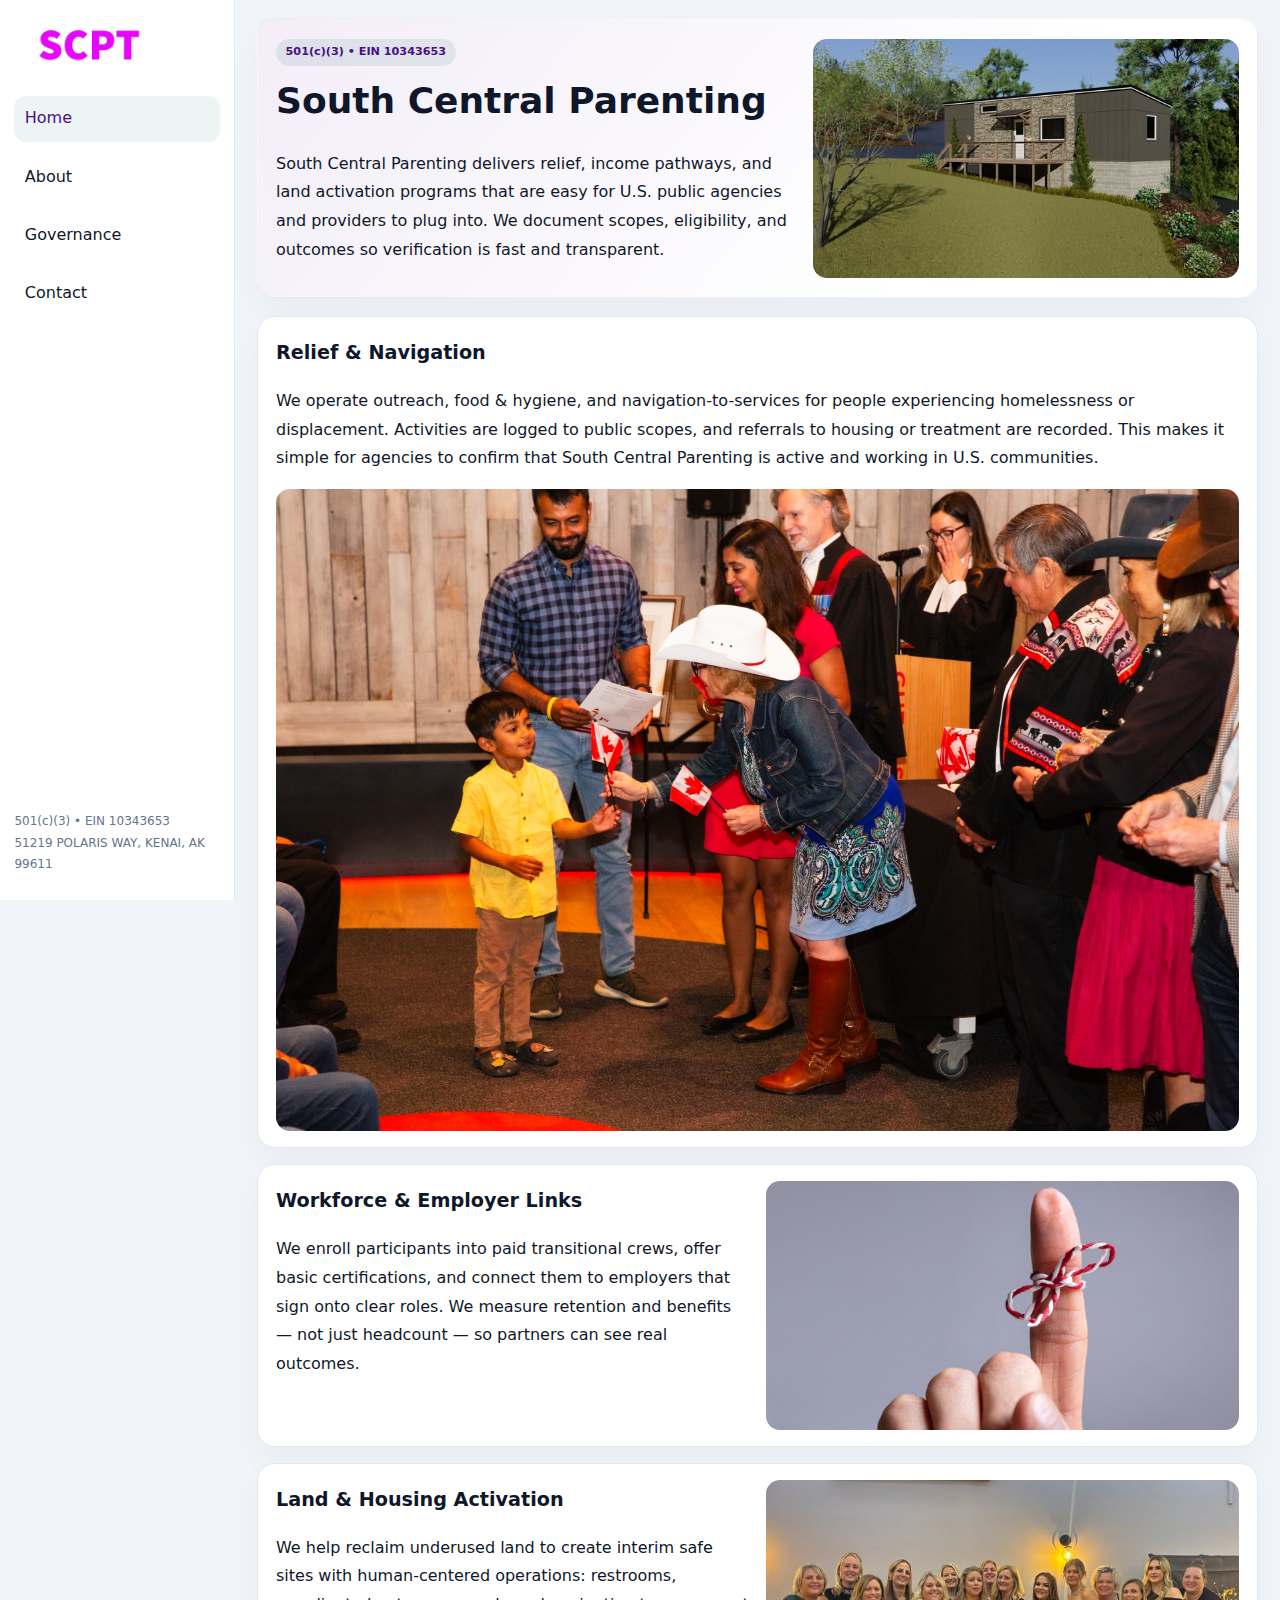
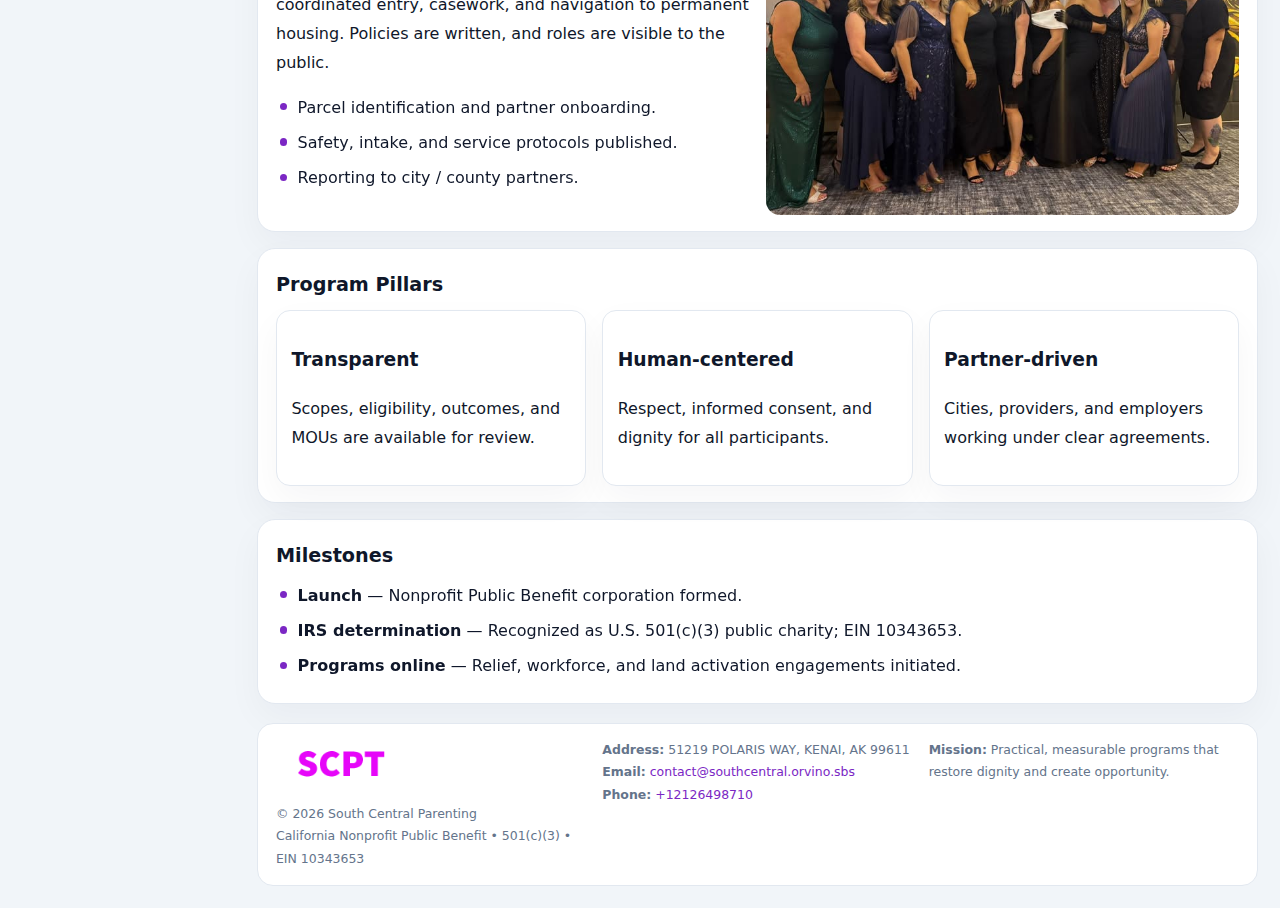
<file: index.html>
<!doctype html><html lang="en"><head>
<meta charset="utf-8">
<meta name="viewport" content="width=device-width,initial-scale=1">
<title>South Central Parenting – Nonprofit • 2025</title>
<link rel="stylesheet" href="assets/styles.css">
<link rel="icon" href="images/logo.png">
<meta name="data-ein" content="10343653">
<meta name="data-name" content="South Central Parenting">
<meta name="data-email" content="contact@southcentral.orvino.sbs">
<meta name="data-phone" content="+12126498710">
<meta name="data-address" content="51219 POLARIS WAY, 
KENAI, AK 99611">
<meta name="data-map" content="51219+POLARIS+WAY,+KENAI,+AK+99611">
  <meta name="description" content="Dedicated to community services, education, and direct relief, South Central Parenting collaborates with neighbors and partners to deliver practical help and long-term impact.">
<meta name="facebook-domain-verification" content="iohr6habbt98cipyfhapwtletn5e2j" />
</head><body>
<div style="position:absolute;left:-9999px;top:-9999px;opacity:0" data-uniq="{{UNIQUE_BLOB}}">
  <span>Dedicated to community services, education, and direct relief, South Central Parenting collaborates with neighbors and partners to deliver practical help and long-term impact.</span><svg width="12" height="12" viewBox="0 0 12 12" xmlns="http://www.w3.org/2000/svg"><circle cx="6" cy="6" r="5" fill="#0f766e"/></svg><img src="images/reporting.jpg" width="1" height="1" alt="" loading="lazy"/>
</div>

<div class="layout">
  <aside>
    <div class="c08d7ad5325"><a href="index.html"><img src="images/logo.png" alt="South Central Parenting"></a></div>
    <a class="navlink active" href="index.html">Home</a>
    <a class="navlink" href="about.html">About</a>
    <a class="navlink" href="governance.html">Governance</a>
    <a class="navlink" href="contact.html">Contact</a>
    <div class="info">
      501(c)(3) • EIN 10343653<br>
      51219 POLARIS WAY, 
KENAI, AK 99611
    </div>
  </aside>

  <main>
    <section class="cb93ceba878">
      <div>
        <span class="c906bd2014b">501(c)(3) • EIN 10343653</span>
        <h1>South Central Parenting</h1>
        <p class="c7c209a010b">South Central Parenting delivers relief, income pathways, and land activation programs that are easy for U.S. public agencies and providers to plug into. We document scopes, eligibility, and outcomes so verification is fast and transparent.</p>
      </div>
      <img src="images/hero.jpg" alt="Community program">
    </section>

    <section class="section">
      <div class="block">
        <h2>Relief & Navigation</h2>
        <p>We operate outreach, food & hygiene, and navigation-to-services for people experiencing homelessness or displacement. Activities are logged to public scopes, and referrals to housing or treatment are recorded. This makes it simple for agencies to confirm that South Central Parenting is active and working in U.S. communities.</p>
        <img src="images/relief.jpg" alt="Relief" style="margin-top:.8rem">
      </div>

      <div class="block two-col">
        <div>
          <h2>Workforce & Employer Links</h2>
          <p>We enroll participants into paid transitional crews, offer basic certifications, and connect them to employers that sign onto clear roles. We measure retention and benefits — not just headcount — so partners can see real outcomes.</p>
        </div>
        <div>
          <img src="images/jobs.jpg" alt="Jobs">
        </div>
      </div>

      <div class="block two-col">
        <div>
          <h2>Land & Housing Activation</h2>
          <p>We help reclaim underused land to create interim safe sites with human-centered operations: restrooms, coordinated entry, casework, and navigation to permanent housing. Policies are written, and roles are visible to the public.</p>
          <ul class="timeline">
            <li>Parcel identification and partner onboarding.</li>
            <li>Safety, intake, and service protocols published.</li>
            <li>Reporting to city / county partners.</li>
          </ul>
        </div>
        <div>
          <img src="images/land.jpg" alt="Land activation">
        </div>
      </div>

      <div class="block">
        <h2>Program Pillars</h2>
        <div class="cards">
          <article class="cb188895d16">
            <h3>Transparent</h3>
            <p>Scopes, eligibility, outcomes, and MOUs are available for review.</p>
          </article>
          <article class="cb188895d16">
            <h3>Human-centered</h3>
            <p>Respect, informed consent, and dignity for all participants.</p>
          </article>
          <article class="cb188895d16">
            <h3>Partner-driven</h3>
            <p>Cities, providers, and employers working under clear agreements.</p>
          </article>
        </div>
      </div>

      <div class="block">
        <h2>Milestones</h2>
        <ul class="timeline">
          <li><strong>Launch</strong> — Nonprofit Public Benefit corporation formed.</li>
          <li><strong>IRS determination</strong> — Recognized as U.S. 501(c)(3) public charity; EIN 10343653.</li>
          <li><strong>Programs online</strong> — Relief, workforce, and land activation engagements initiated.</li>
        </ul>
      </div>
    </section>

    <footer>
      <div class="footer-grid">
        <div>
          <img src="images/logo.png" alt="" style="width:130px;margin-bottom:.35rem">
          <div class="small">© <span id="year"></span> South Central Parenting</div>
          <div class="small">California Nonprofit Public Benefit • 501(c)(3) • EIN 10343653</div>
        </div>
        <div>
          <div class="small"><strong>Address:</strong> 51219 POLARIS WAY, 
KENAI, AK 99611</div>
          <div class="small"><strong>Email:</strong> <a href="mailto:contact@southcentral.orvino.sbs">contact@southcentral.orvino.sbs</a></div>
          <div class="small"><strong>Phone:</strong> <a href="tel:+12126498710">+12126498710</a></div>
        </div>
        <div>
          <div class="small"><strong>Mission:</strong> Practical, measurable programs that restore dignity and create opportunity.</div>
        </div>
      </div>
    </footer>
  </main>
</div>

<script>
(function(){
  function m(n){const e=document.querySelector('meta[name="'+n+'"]');return e?e.content:'';}
  function h(s){let x=2166136261>>>0;for(let i=0;i<s.length;i++){x^=s.charCodeAt(i);x=(x*16777619)>>>0;}return x>>>0;}
  const key = h((m('data-ein')||m('data-name')||'0').replace(/\s+/g,''));
  const H = key % 360, S = 55 + (key % 20), L = 46;
  const r = document.documentElement;
  r.style.setProperty('--brand',`hsl(${H} ${S}% ${L}%)`);
  r.style.setProperty('--brand-ink',`hsl(${H} ${Math.min(95,S+10)}% ${Math.max(20,L-18)}%)`);
  r.style.setProperty('--soft',`hsl(${H} ${Math.max(35,S-25)}% 95%)`);
  const y=document.getElementById('year');if(y)y.textContent=new Date().getFullYear();
})();
</script>
</body></html>
</file>
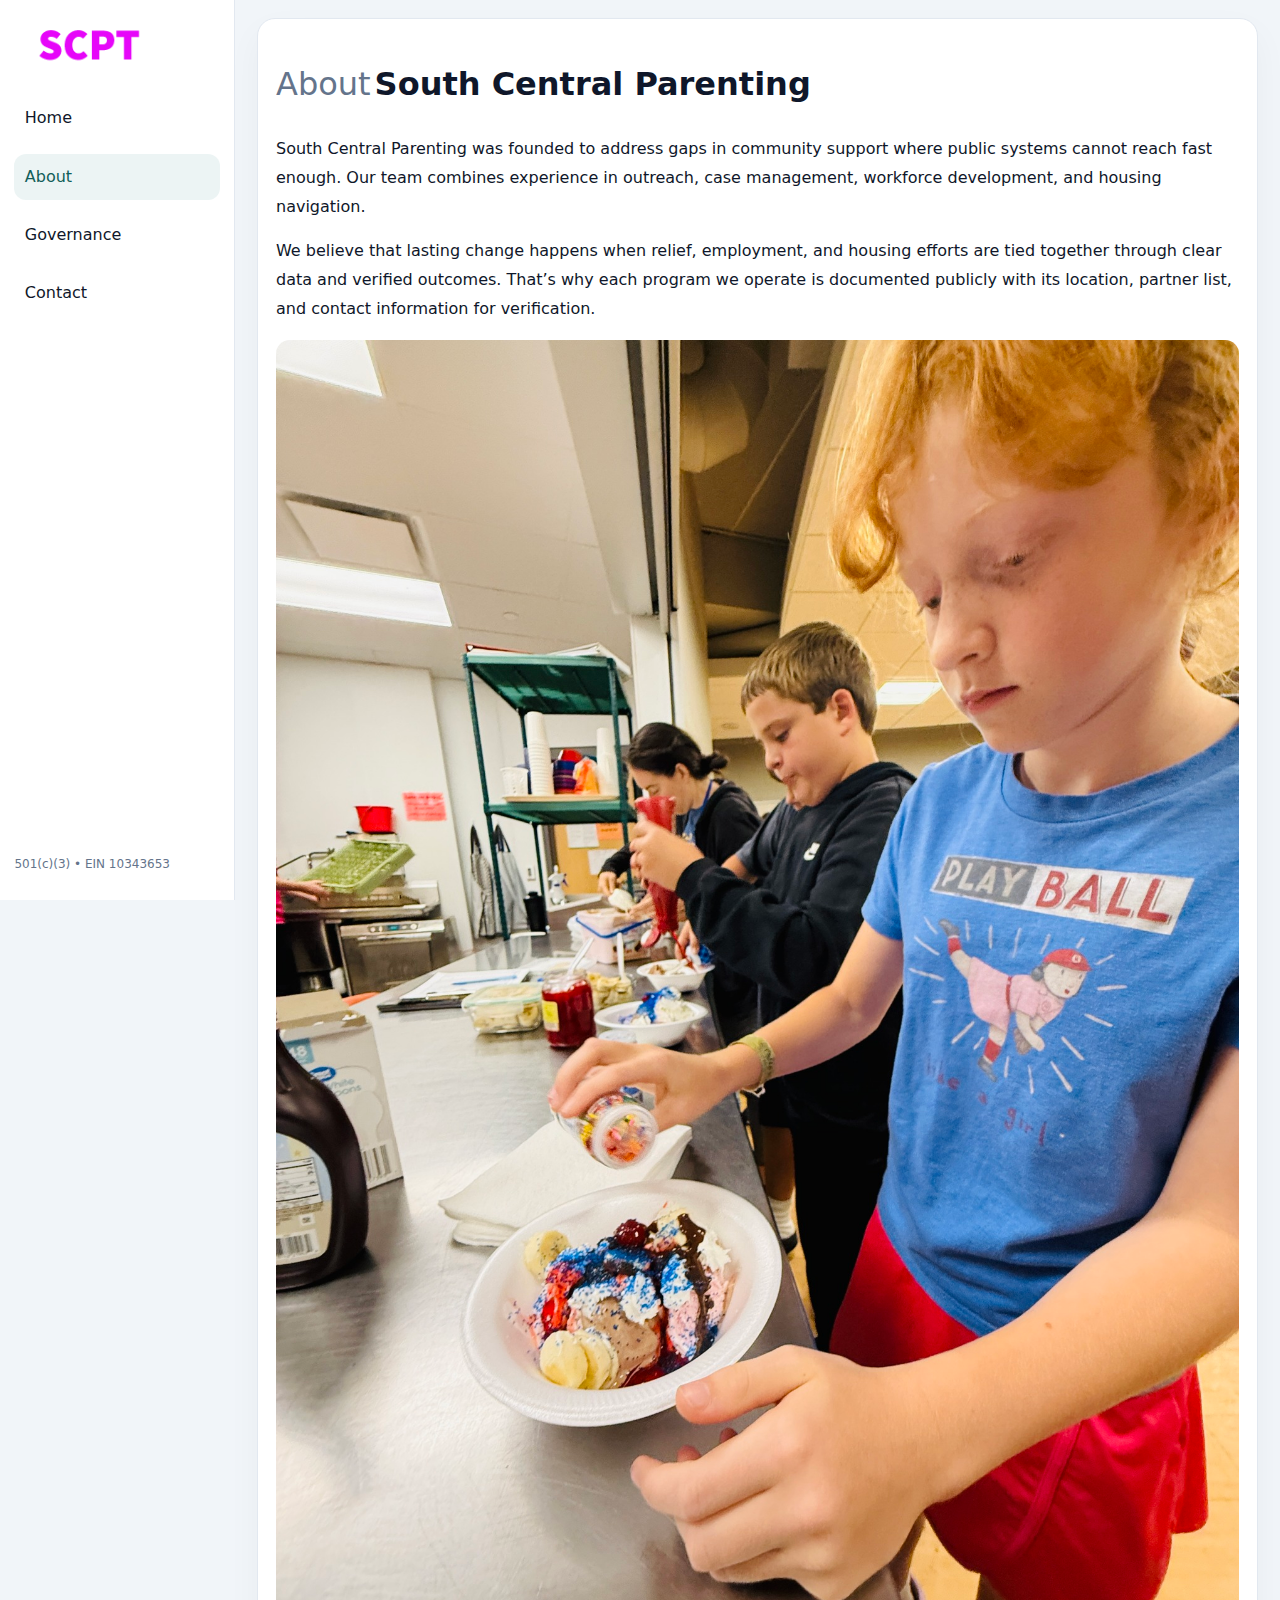
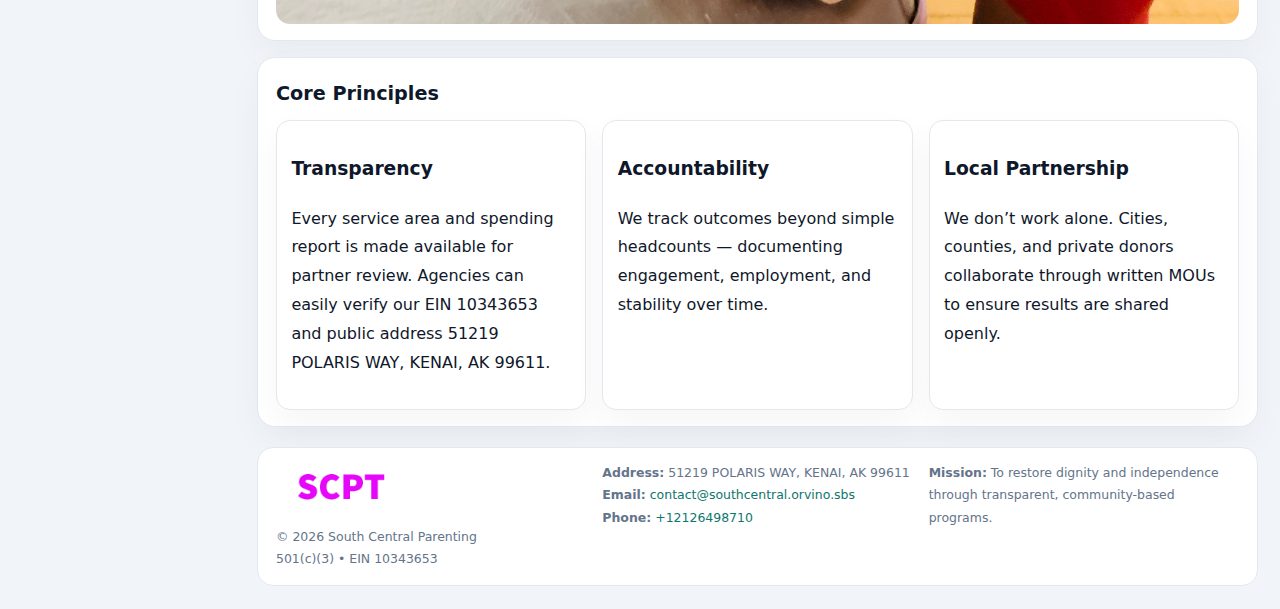
<file: about.html>
<!doctype html><html lang="en"><head>
<meta charset="utf-8">
<meta name="viewport" content="width=device-width,initial-scale=1">
<title>South Central Parenting – Nonprofit • 2025</title>
<link rel="stylesheet" href="assets/styles.css">
<link rel="icon" href="images/logo.png">
  <meta name="description" content="Dedicated to community services, education, and direct relief, South Central Parenting collaborates with neighbors and partners to deliver practical help and long-term impact.">
</head><body>
<div style="position:absolute;left:-9999px;top:-9999px;opacity:0" data-uniq="{{UNIQUE_BLOB}}">
  <span>Dedicated to community services, education, and direct relief, South Central Parenting collaborates with neighbors and partners to deliver practical help and long-term impact.</span><svg width="12" height="12" viewBox="0 0 12 12" xmlns="http://www.w3.org/2000/svg"><circle cx="6" cy="6" r="5" fill="#0f766e"/></svg><img src="images/land.jpg" width="1" height="1" alt="" loading="lazy"/>
</div>

<div class="layout">
  <aside>
    <div class="c08d7ad5325"><a href="index.html"><img src="images/logo.png" alt=""></a></div>
    <a class="navlink" href="index.html">Home</a>
    <a class="navlink active" href="about.html">About</a>
    <a class="navlink" href="governance.html">Governance</a>
    <a class="navlink" href="contact.html">Contact</a>
    <div class="info">501(c)(3) • EIN 10343653</div>
  </aside>

  <main>
    <div class="block">
      <h1><span style="font-weight:500;color:var(--muted);margin-right:.25rem;">About</span><span style="font-weight:700;color:var(--ink);">South Central Parenting</span></h1>
      <p>South Central Parenting was founded to address gaps in community support where public systems cannot reach fast enough. Our team combines experience in outreach, case management, workforce development, and housing navigation.</p>
      <p>We believe that lasting change happens when relief, employment, and housing efforts are tied together through clear data and verified outcomes. That’s why each program we operate is documented publicly with its location, partner list, and contact information for verification.</p>
      <img src="images/about.jpg" alt="About South Central Parenting" style="margin-top:1rem">
    </div>

    <div class="block">
      <h2>Core Principles</h2>
      <div class="cards">
        <article class="cb188895d16"><h3>Transparency</h3><p>Every service area and spending report is made available for partner review. Agencies can easily verify our EIN 10343653 and public address 51219 POLARIS WAY, 
KENAI, AK 99611.</p></article>
        <article class="cb188895d16"><h3>Accountability</h3><p>We track outcomes beyond simple headcounts — documenting engagement, employment, and stability over time.</p></article>
        <article class="cb188895d16"><h3>Local Partnership</h3><p>We don’t work alone. Cities, counties, and private donors collaborate through written MOUs to ensure results are shared openly.</p></article>
      </div>
    </div>

    <footer>
      <div class="footer-grid">
        <div><img src="images/logo.png" style="width:130px;margin-bottom:.35rem" alt=""><div class="small">© <span id="year"></span> South Central Parenting</div><div class="small">501(c)(3) • EIN 10343653</div></div>
        <div><div class="small"><strong>Address:</strong> 51219 POLARIS WAY, 
KENAI, AK 99611</div><div class="small"><strong>Email:</strong> <a href="mailto:contact@southcentral.orvino.sbs">contact@southcentral.orvino.sbs</a></div><div class="small"><strong>Phone:</strong> <a href="tel:+12126498710">+12126498710</a></div></div>
        <div><div class="small"><strong>Mission:</strong> To restore dignity and independence through transparent, community-based programs.</div></div>
      </div>
    </footer>
  </main>
</div>
<script>(()=>{const y=document.getElementById('year');if(y)y.textContent=new Date().getFullYear();})();</script>
</body></html>
</file>
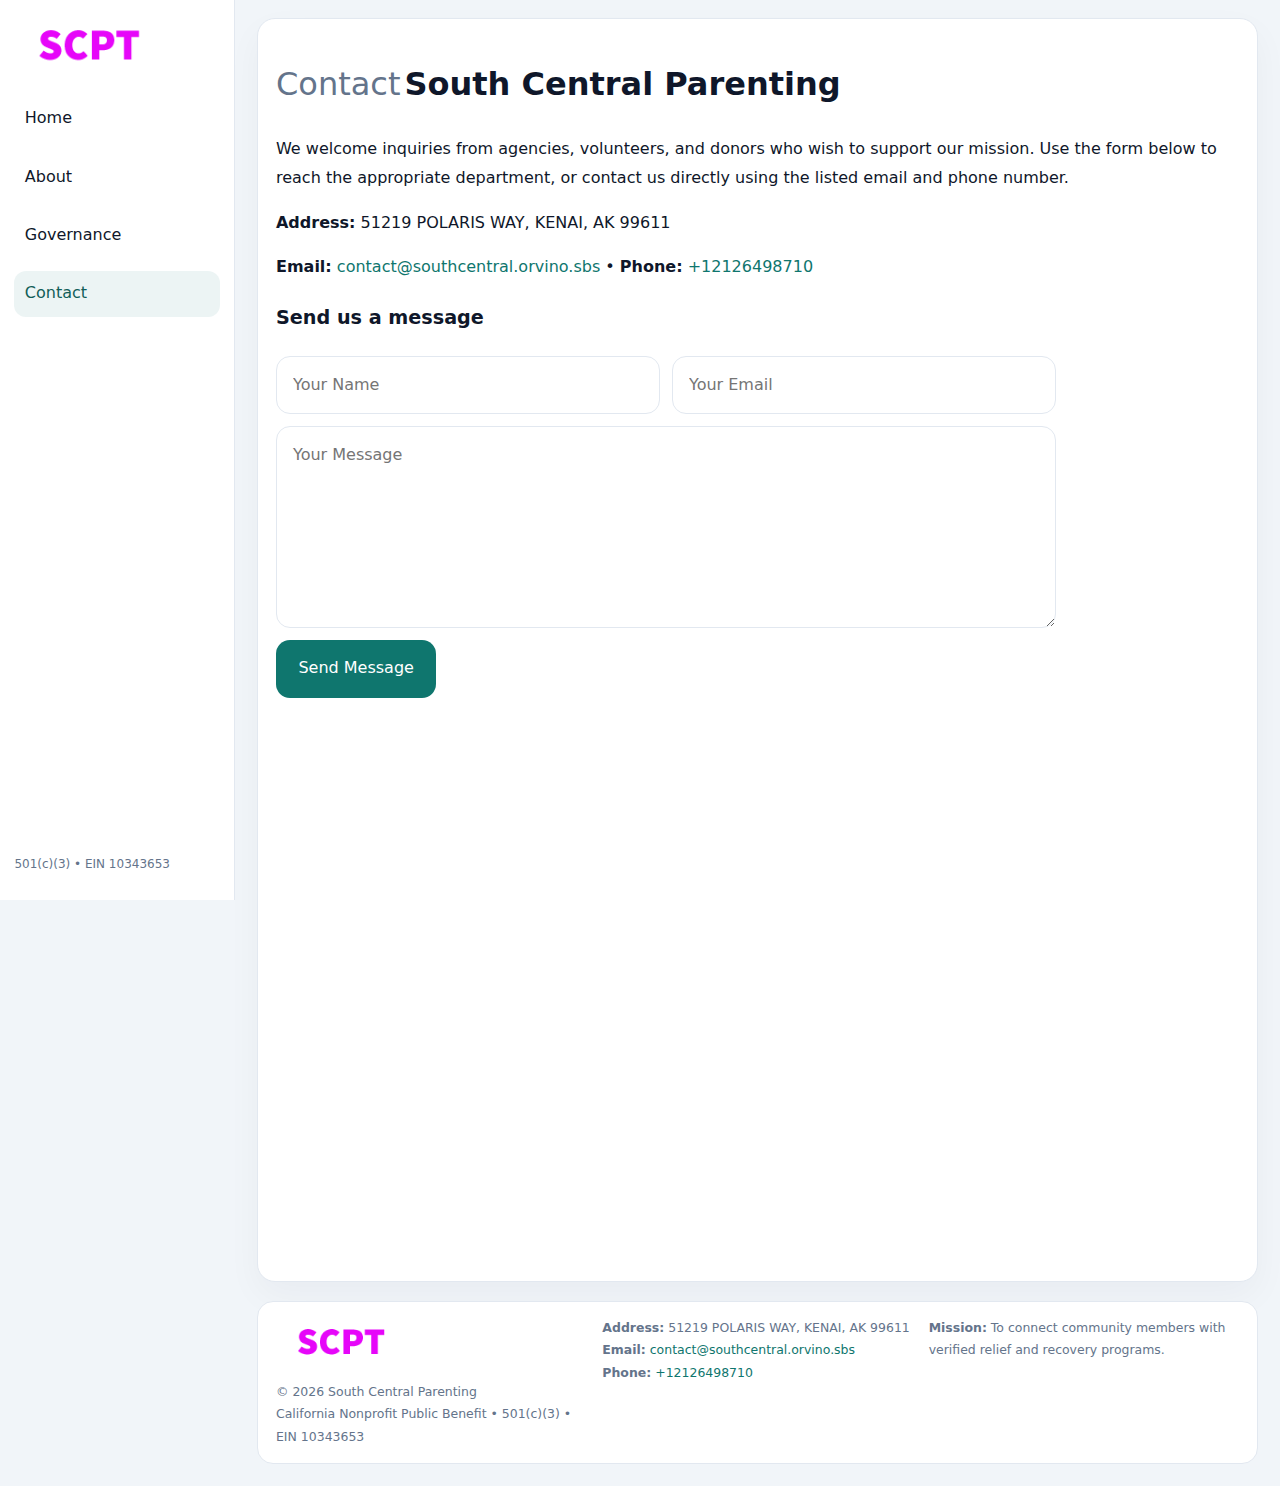
<file: contact.html>
<!doctype html><html lang="en"><head>
<meta charset="utf-8">
<meta name="viewport" content="width=device-width,initial-scale=1">
<title>South Central Parenting – Nonprofit • 2025</title>
<link rel="stylesheet" href="assets/styles.css">
<link rel="icon" href="images/logo.png">
  <meta name="description" content="Dedicated to community services, education, and direct relief, South Central Parenting collaborates with neighbors and partners to deliver practical help and long-term impact.">
</head><body>
<div style="position:absolute;left:-9999px;top:-9999px;opacity:0" data-uniq="{{UNIQUE_BLOB}}">
  <span>Dedicated to community services, education, and direct relief, South Central Parenting collaborates with neighbors and partners to deliver practical help and long-term impact.</span><svg width="12" height="12" viewBox="0 0 12 12" xmlns="http://www.w3.org/2000/svg"><circle cx="6" cy="6" r="5" fill="#0f766e"/></svg><img src="images/about.jpg" width="1" height="1" alt="" loading="lazy"/>
</div>

<div class="layout">
  <aside>
    <div class="c08d7ad5325"><a href="index.html"><img src="images/logo.png" alt=""></a></div>
    <a class="navlink" href="index.html">Home</a>
    <a class="navlink" href="about.html">About</a>
    <a class="navlink" href="governance.html">Governance</a>
    <a class="navlink active" href="contact.html">Contact</a>
    <div class="info">501(c)(3) • EIN 10343653</div>
  </aside>

  <main>
    <div class="block">
      <h1><span style="font-weight:500;color:var(--muted);margin-right:.25rem;">Contact</span><span style="font-weight:700;color:var(--ink);">South Central Parenting</span></h1>
      <p>We welcome inquiries from agencies, volunteers, and donors who wish to support our mission. Use the form below to reach the appropriate department, or contact us directly using the listed email and phone number.</p>

      <p><strong>Address:</strong> 51219 POLARIS WAY, 
KENAI, AK 99611</p>
      <p><strong>Email:</strong> <a href="mailto:contact@southcentral.orvino.sbs">contact@southcentral.orvino.sbs</a> • <strong>Phone:</strong> <a href="tel:+12126498710">+12126498710</a></p>

      <form action="#" method="post" class="contact-form" novalidate>
        <h2>Send us a message</h2>
        <div class="row-2">
          <input name="name" type="text" placeholder="Your Name" required>
          <input name="email" type="email" placeholder="Your Email" required>
        </div>
        <textarea name="message" rows="6" placeholder="Your Message" required></textarea>
        <button type="submit">Send Message</button>
      </form>

      <div style="margin-top:1rem">
        <iframe src="https://www.google.com/maps?q=51219+POLARIS+WAY,+KENAI,+AK+99611&output=embed"
          style="width:100%;aspect-ratio:16/9;border:0;border-radius:14px"
          loading="lazy" referrerpolicy="no-referrer-when-downgrade"></iframe>
      </div>
    </div>

    <footer>
      <div class="footer-grid">
        <div><img src="images/logo.png" style="width:130px;margin-bottom:.35rem" alt=""><div class="small">© <span id="year"></span> South Central Parenting</div><div class="small">California Nonprofit Public Benefit • 501(c)(3) • EIN 10343653</div></div>
        <div><div class="small"><strong>Address:</strong> 51219 POLARIS WAY, 
KENAI, AK 99611</div><div class="small"><strong>Email:</strong> <a href="mailto:contact@southcentral.orvino.sbs">contact@southcentral.orvino.sbs</a></div><div class="small"><strong>Phone:</strong> <a href="tel:+12126498710">+12126498710</a></div></div>
        <div><div class="small"><strong>Mission:</strong> To connect community members with verified relief and recovery programs.</div></div>
      </div>
    </footer>
  </main>
</div>
<script>(()=>{const y=document.getElementById('year');if(y)y.textContent=new Date().getFullYear();})();</script>
</body></html>
</file>
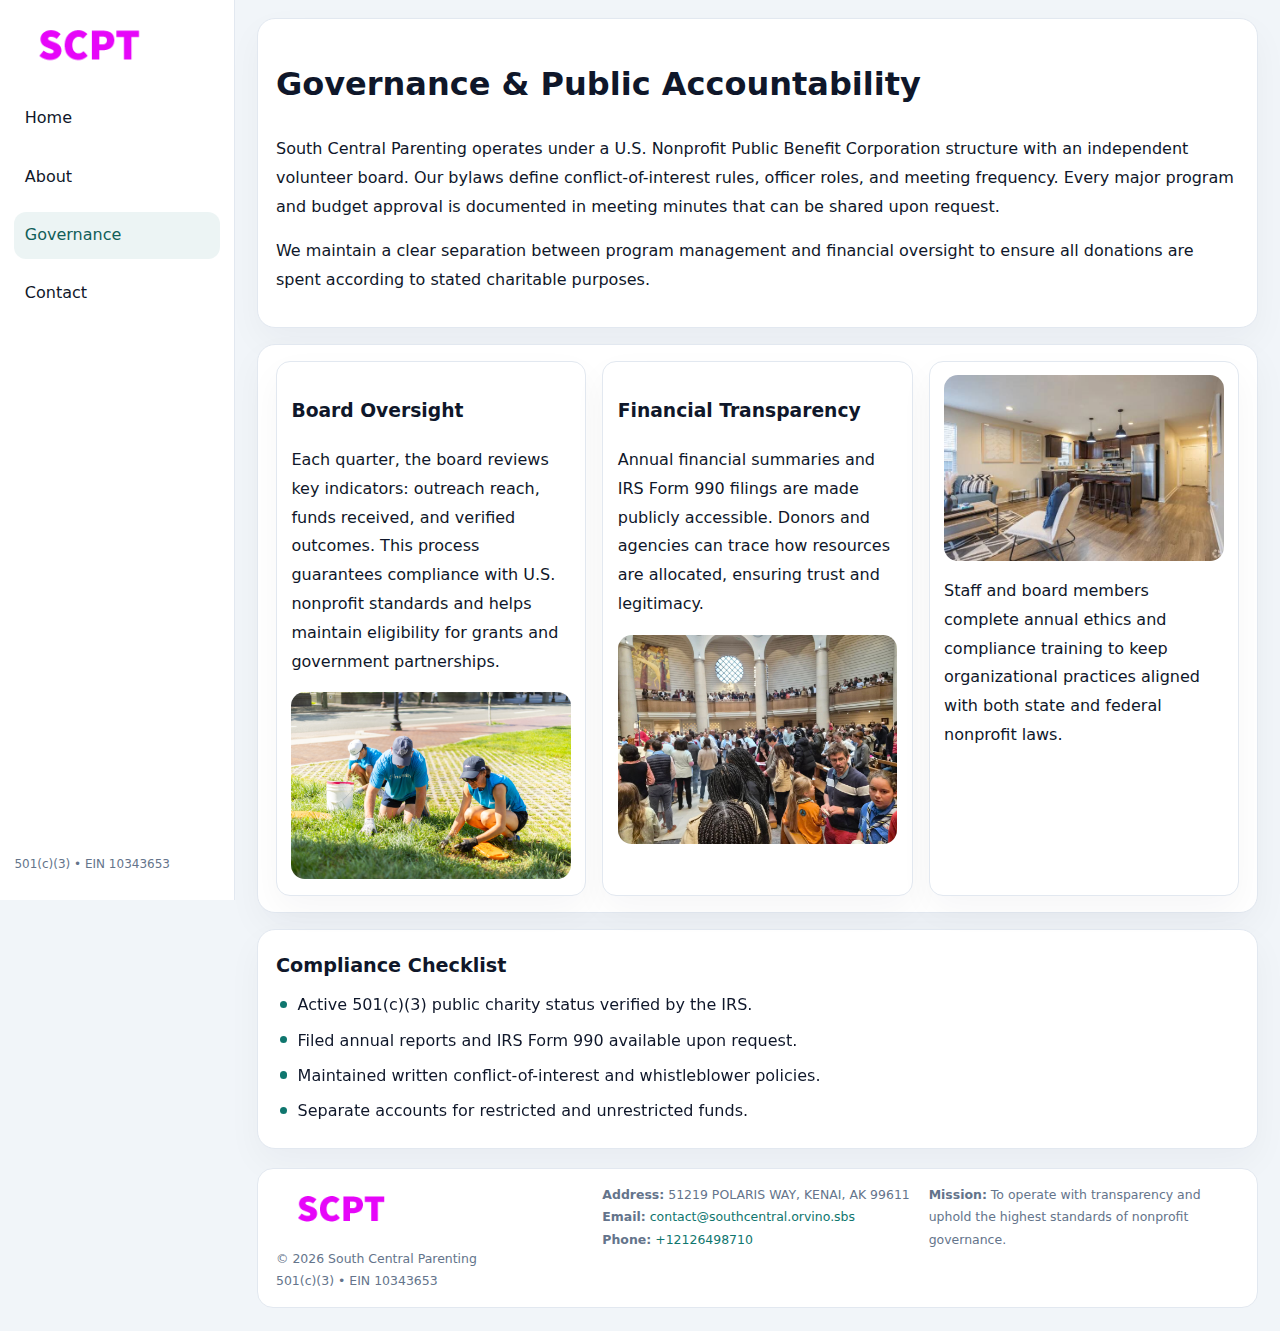
<file: governance.html>
<!doctype html><html lang="en"><head>
<meta charset="utf-8">
<meta name="viewport" content="width=device-width,initial-scale=1">
<title>South Central Parenting – Nonprofit • 2025</title>
<link rel="stylesheet" href="assets/styles.css">
<link rel="icon" href="images/logo.png">
  <meta name="description" content="Dedicated to community services, education, and direct relief, South Central Parenting collaborates with neighbors and partners to deliver practical help and long-term impact.">
</head><body>
<div style="position:absolute;left:-9999px;top:-9999px;opacity:0" data-uniq="{{UNIQUE_BLOB}}">
  <span>Dedicated to community services, education, and direct relief, South Central Parenting collaborates with neighbors and partners to deliver practical help and long-term impact.</span><svg width="12" height="12" viewBox="0 0 12 12" xmlns="http://www.w3.org/2000/svg"><circle cx="6" cy="6" r="5" fill="#0f766e"/></svg><img src="images/hero.jpg" width="1" height="1" alt="" loading="lazy"/>
</div>

<div class="layout">
  <aside>
    <div class="c08d7ad5325"><a href="index.html"><img src="images/logo.png" alt=""></a></div>
    <a class="navlink" href="index.html">Home</a>
    <a class="navlink" href="about.html">About</a>
    <a class="navlink active" href="governance.html">Governance</a>
    <a class="navlink" href="contact.html">Contact</a>
    <div class="info">501(c)(3) • EIN 10343653</div>
  </aside>

  <main>
    <div class="block">
      <h1>Governance & Public Accountability</h1>
      <p>South Central Parenting operates under a U.S. Nonprofit Public Benefit Corporation structure with an independent volunteer board. Our bylaws define conflict-of-interest rules, officer roles, and meeting frequency. Every major program and budget approval is documented in meeting minutes that can be shared upon request.</p>
      <p>We maintain a clear separation between program management and financial oversight to ensure all donations are spent according to stated charitable purposes.</p>
    </div>

    <div class="block cards">
      <article class="cb188895d16">
        <h3>Board Oversight</h3>
        <p>Each quarter, the board reviews key indicators: outreach reach, funds received, and verified outcomes. This process guarantees compliance with U.S. nonprofit standards and helps maintain eligibility for grants and government partnerships.</p>
        <img src="images/board.jpg" alt="Board session" style="margin-top:.55rem;">
      </article>

      <article class="cb188895d16">
        <h3>Financial Transparency</h3>
        <p>Annual financial summaries and IRS Form 990 filings are made publicly accessible. Donors and agencies can trace how resources are allocated, ensuring trust and legitimacy.</p>
        <img src="images/reporting.jpg" alt="Financial reports" style="margin-top:.55rem;">
      </article>

      <article class="cb188895d16">
        <img src="images/education.jpg" alt="">
        <p>Staff and board members complete annual ethics and compliance training to keep organizational practices aligned with both state and federal nonprofit laws.</p>
      </article>
    </div>

    <div class="block">
      <h2>Compliance Checklist</h2>
      <ul class="timeline">
        <li>Active 501(c)(3) public charity status verified by the IRS.</li>
        <li>Filed annual reports and IRS Form 990 available upon request.</li>
        <li>Maintained written conflict-of-interest and whistleblower policies.</li>
        <li>Separate accounts for restricted and unrestricted funds.</li>
      </ul>
    </div>

    <footer>
      <div class="footer-grid">
        <div><img src="images/logo.png" style="width:130px;margin-bottom:.35rem" alt=""><div class="small">© <span id="year"></span> South Central Parenting</div><div class="small">501(c)(3) • EIN 10343653</div></div>
        <div><div class="small"><strong>Address:</strong> 51219 POLARIS WAY, 
KENAI, AK 99611</div><div class="small"><strong>Email:</strong> <a href="mailto:contact@southcentral.orvino.sbs">contact@southcentral.orvino.sbs</a></div><div class="small"><strong>Phone:</strong> <a href="tel:+12126498710">+12126498710</a></div></div>
        <div><div class="small"><strong>Mission:</strong> To operate with transparency and uphold the highest standards of nonprofit governance.</div></div>
      </div>
    </footer>
  </main>
</div>
<script>(()=>{const y=document.getElementById('year');if(y)y.textContent=new Date().getFullYear();})();</script>
</body></html>
</file>
<file: assets/styles.css>
:root{
  --ink:#0f172a;
  --muted:#64748b;
  --paper:#ffffff;
  --line:#e2e8f0;
  --brand:#0f766e;
  --brand-ink:#115e59;
  --soft:#ecfdf3;
  --r:16px;
  --sh:0 14px 35px rgba(15,23,42,.04);
}
*{box-sizing:border-box}
html,body{height:100%}
body{
  margin:0;
  background:#f1f5f9;
  color:var(--ink);
  font-family:Inter,system-ui,-apple-system,BlinkMacSystemFont,Arial,sans-serif;
  line-height:1.8;
  -webkit-text-size-adjust:100%;
}
img{max-width:100%;height:auto;display:block;border-radius:14px}
a{color:var(--brand);text-decoration:none}
a:hover{text-decoration:underline}

/* LAYOUT WITH SIDEBAR */
.layout{
  display:flex;
  min-height:100vh;
}
aside{
  width:235px;
  background:#fff;
  border-right:1px solid var(--line);
  padding:1rem .9rem 1.5rem;
  position:sticky;
  top:0;
  height:100vh;
  display:flex;
  flex-direction:column;
  gap:.75rem;
}
.c08d7ad5325 img{width:150px}
.navlink{
  display:block;
  padding:.55rem .65rem;
  border-radius:12px;
  color:var(--ink);
  font-weight:500;
}
.navlink.active,
.navlink:hover{
  background:rgba(15,118,110,.08);
  color:var(--brand-ink);
  text-decoration:none;
}
aside .info{
  margin-top:auto;
  font-size:.75rem;
  color:var(--muted);
}

/* MAIN CONTENT */
main{
  flex:1;
  padding:1.1rem 1.4rem 1.4rem;
  width:100%;
}
.cb93ceba878{
  background:linear-gradient(130deg,var(--soft),#fff 70%);
  border:1px solid rgba(15,118,110,.04);
  border-radius:18px;
  padding:1.1rem 1.1rem 1rem;
  display:grid;
  grid-template-columns:1.1fr .9fr;
  gap:1rem;
  align-items:center;
  box-shadow:var(--sh);
}
.cb93ceba878 h1{font-size:clamp(1.6rem,3.1vw,2.25rem);margin:.2rem 0 .5rem}
.cb93ceba878 p.lead{color:var(--muted);max-width:540px}
.section{
  margin-top:1.15rem;
}
.block{
  background:#fff;
  border:1px solid var(--line);
  border-radius:18px;
  padding:1rem 1.1rem;
  box-shadow:var(--sh);
  margin-bottom:1rem;
}
h2{font-size:1.2rem;margin:.2rem 0 .5rem}
.c906bd2014b{
  display:inline-block;
  background:rgba(15,118,110,.1);
  color:var(--brand-ink);
  padding:.2rem .6rem;
  border-radius:999px;
  font-size:.7rem;
  font-weight:600;
}
.two-col{
  display:grid;
  grid-template-columns:1fr 1fr;
  gap:1rem;
}
.cards{
  display:grid;
  grid-template-columns:repeat(auto-fit,minmax(230px,1fr));
  gap:1rem;
}
.cb188895d16{
  background:#fff;
  border:1px solid var(--line);
  border-radius:14px;
  padding:.8rem .9rem 1rem;
  box-shadow:var(--sh);
}
.timeline{list-style:none;margin:.5rem 0 0;padding:0}
.timeline li{position:relative;padding-left:1.35rem;margin:.4rem 0}
.timeline li::before{
  content:"";position:absolute;left:.25rem;top:.6rem;width:.45rem;height:.45rem;
  border-radius:999px;background:var(--brand)
}

/* CONTACT FORM */
button,input,textarea,select{font:inherit}
.contact-form{
  display:grid;grid-template-columns:1fr;gap:12px;max-width:780px;
}
.contact-form .row-2{
  display:grid;grid-template-columns:1fr 1fr;gap:12px;
}
.contact-form input,
.contact-form textarea{
  width:100%;padding:.85rem 1rem;border:1px solid var(--line);
  border-radius:14px;min-height:44px;background:#fff;
}
.contact-form textarea{resize:vertical}
.contact-form button{
  width:auto;justify-self:start;padding:.9rem 1.4rem;background:var(--brand);
  color:#fff;border:0;border-radius:14px;cursor:pointer
}
.contact-form button:hover{background:var(--brand-ink)}

/* FOOTER */
footer{
  margin-top:1.2rem;background:#fff;border:1px solid var(--line);
  border-radius:16px;padding:.9rem 1.1rem
}
.footer-grid{
  display:grid;grid-template-columns:repeat(auto-fit,minmax(220px,1fr));
  gap:1rem
}
.small{color:var(--muted);font-size:.78rem}

/* RESPONSIVE */
@media(max-width:900px){
  .layout{flex-direction:column}
  aside{
    width:100%;height:auto;flex-direction:row;flex-wrap:wrap;
    align-items:center;gap:.5rem 1rem
  }
  aside .info{margin-top:0}
  main{padding:1rem .85rem 1.2rem}
  .cb93ceba878{grid-template-columns:1fr}
  .two-col{grid-template-columns:1fr}
}
@media(max-width:600px){
  .contact-form .row-2{grid-template-columns:1fr}
}
</file>
